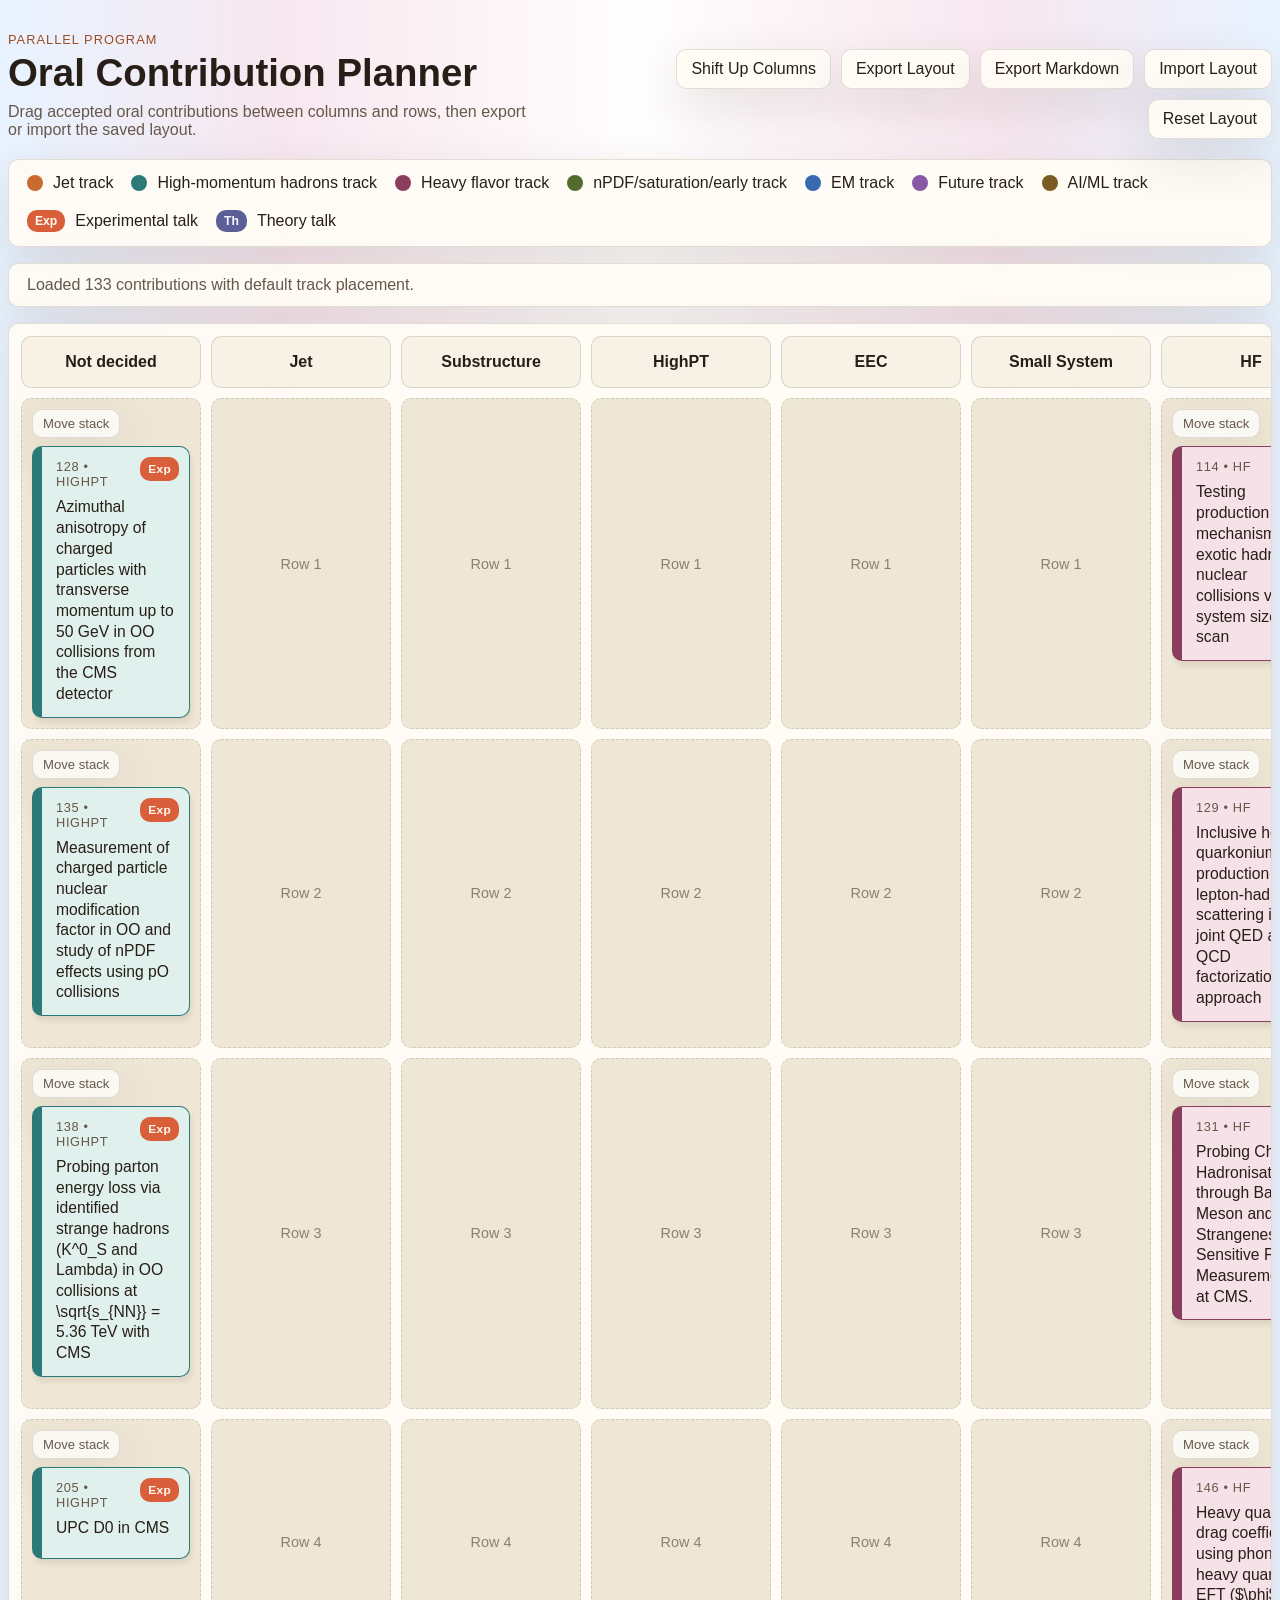
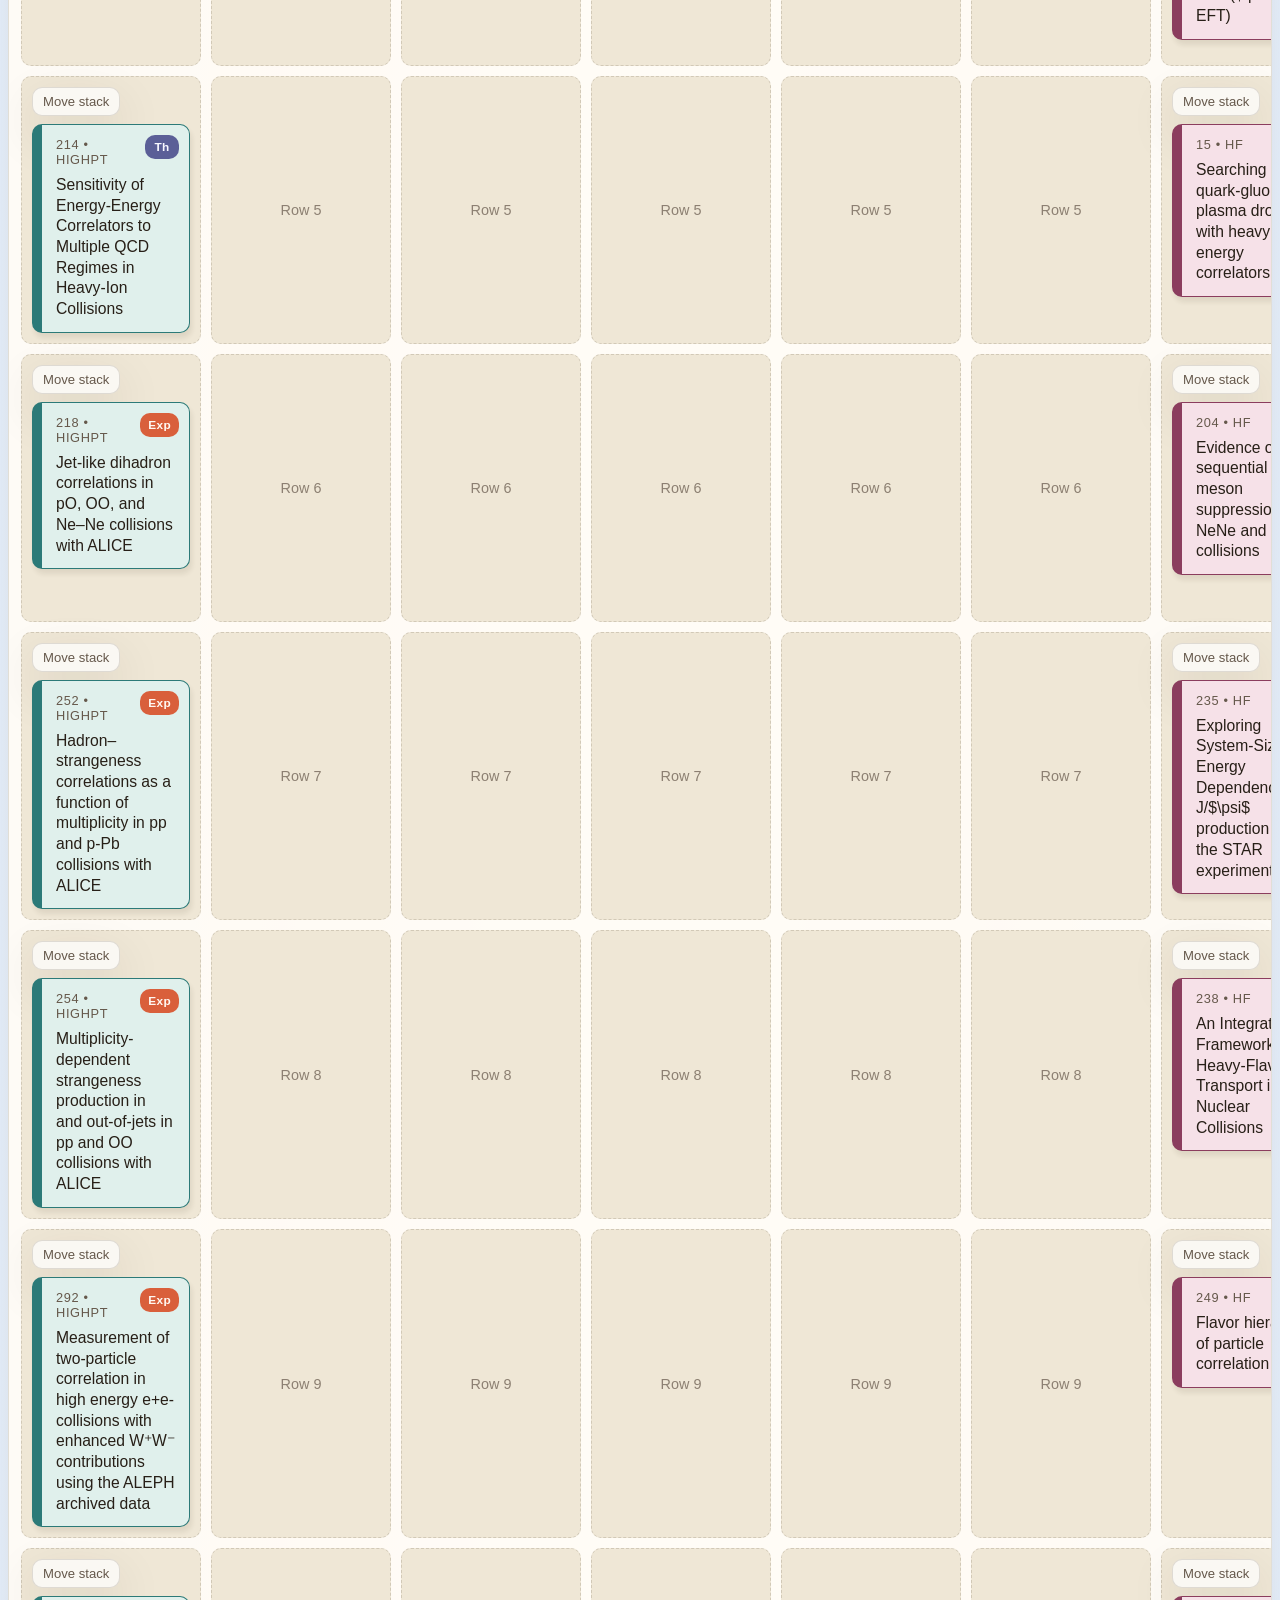
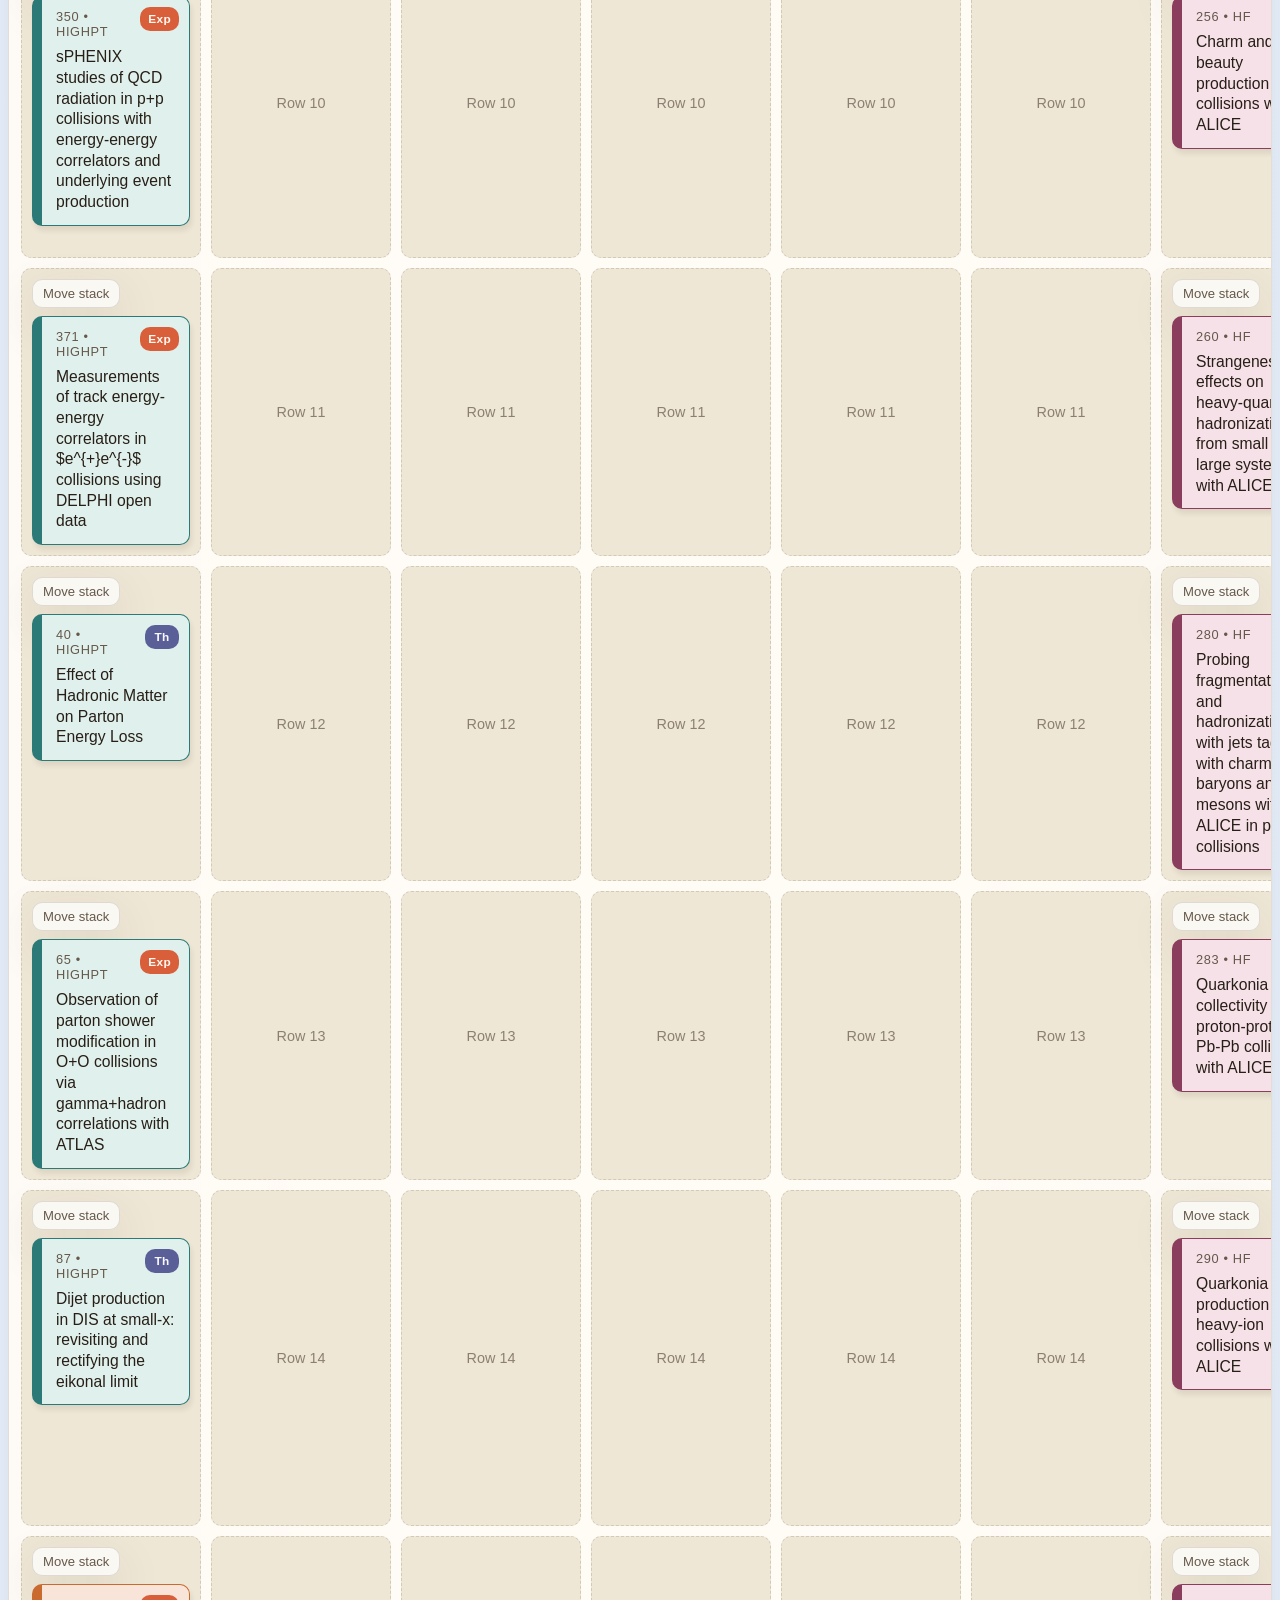
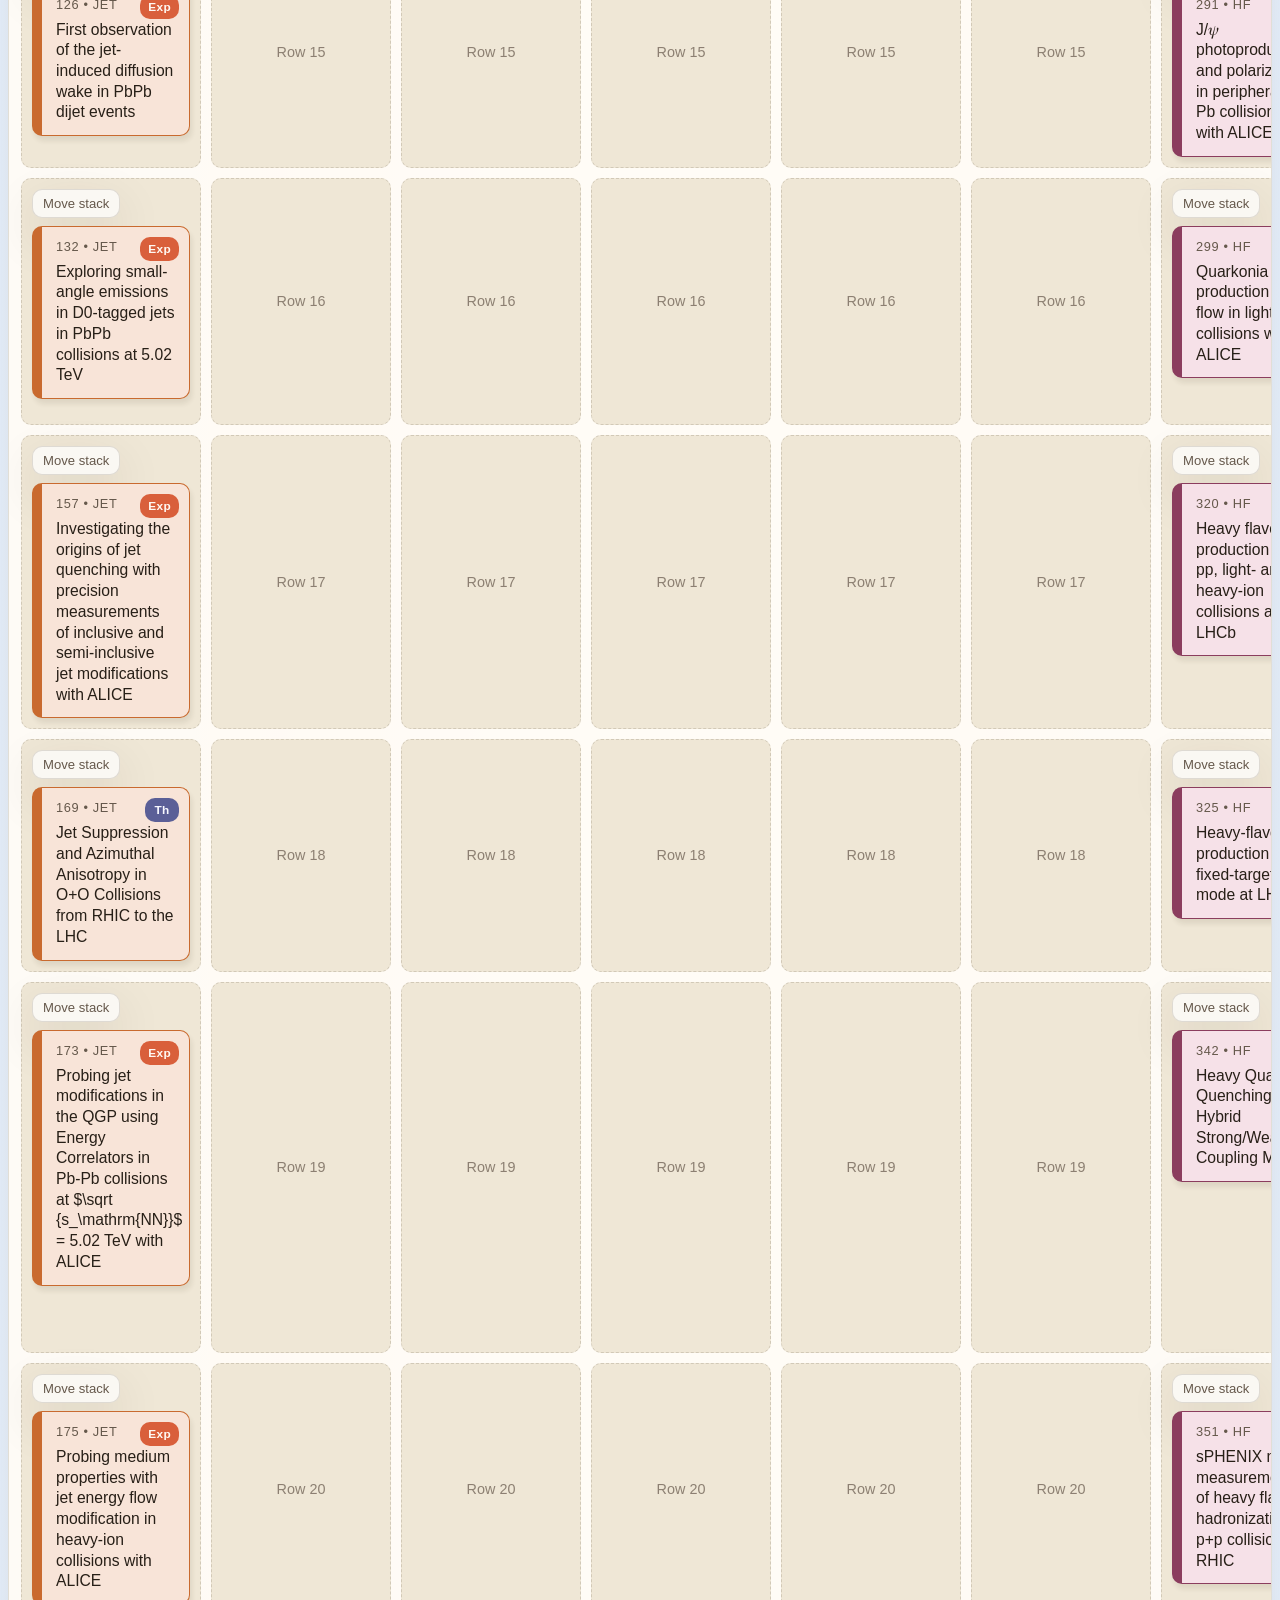
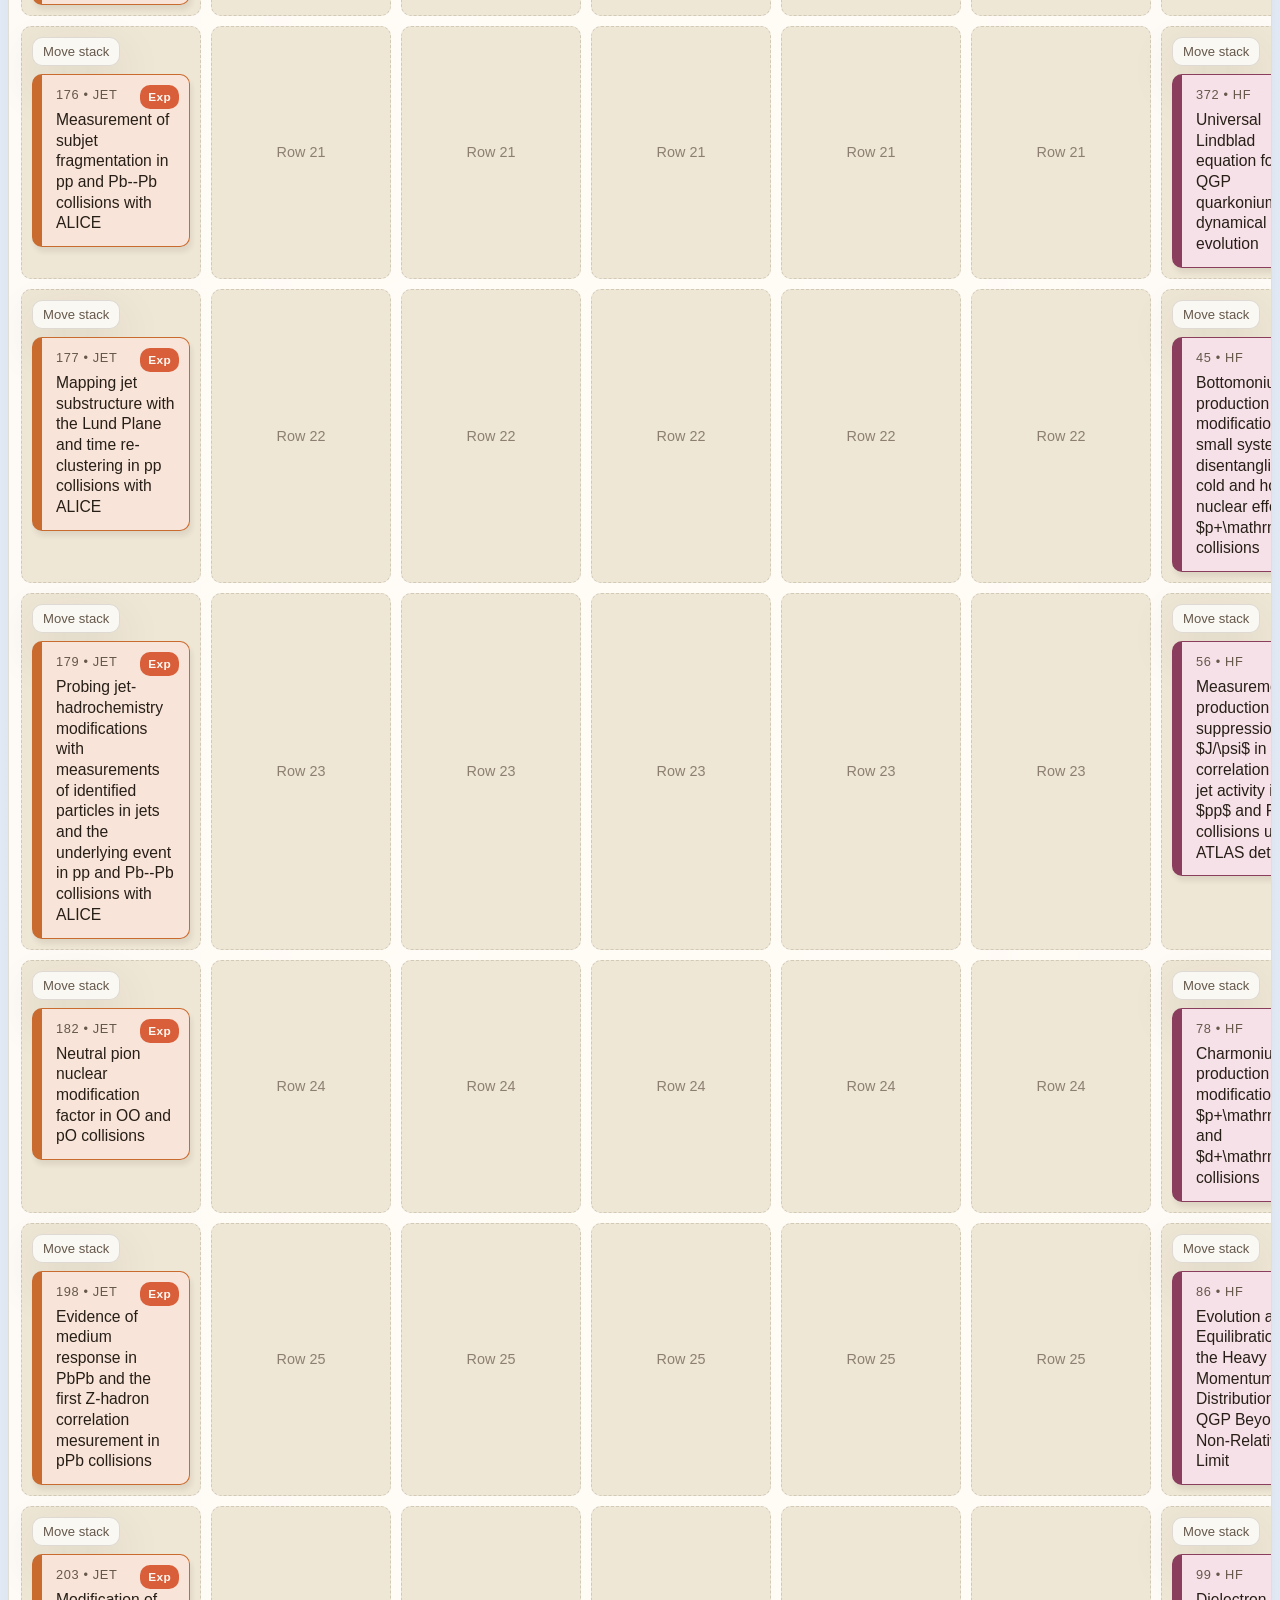
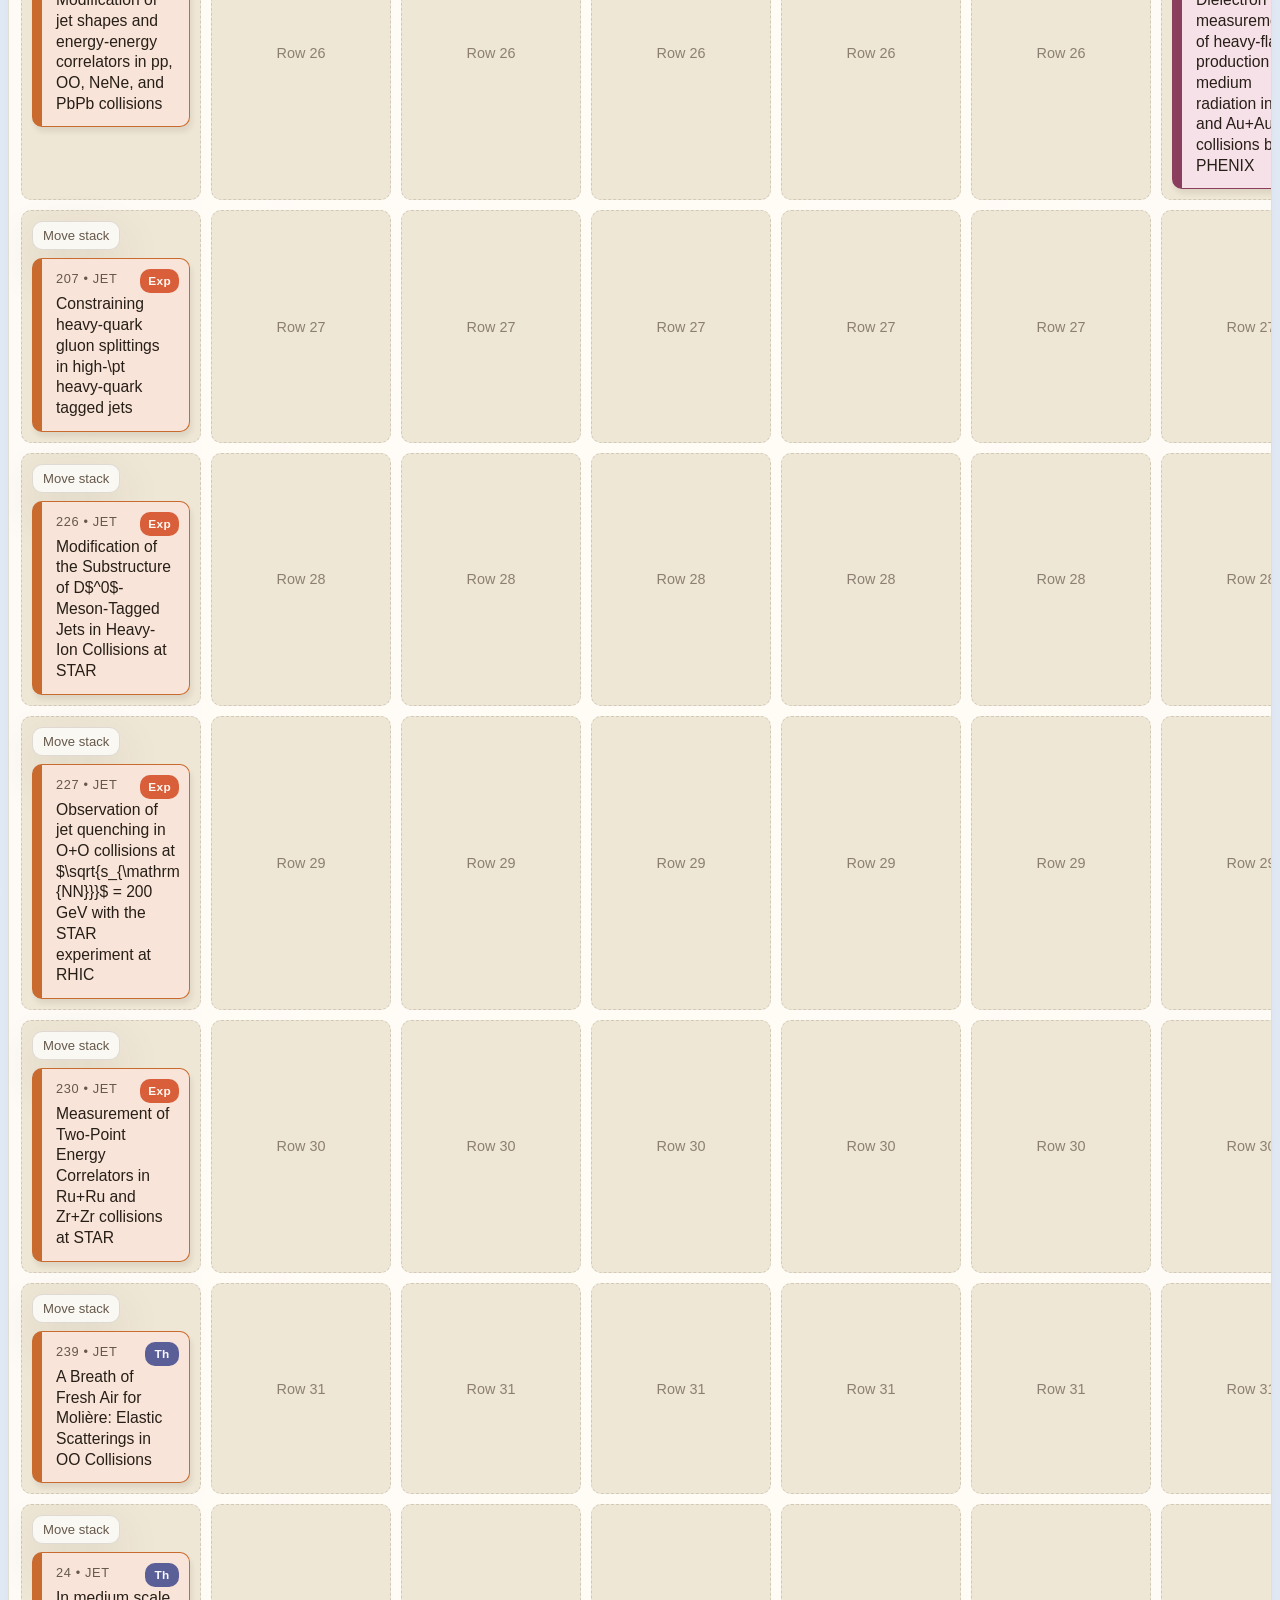
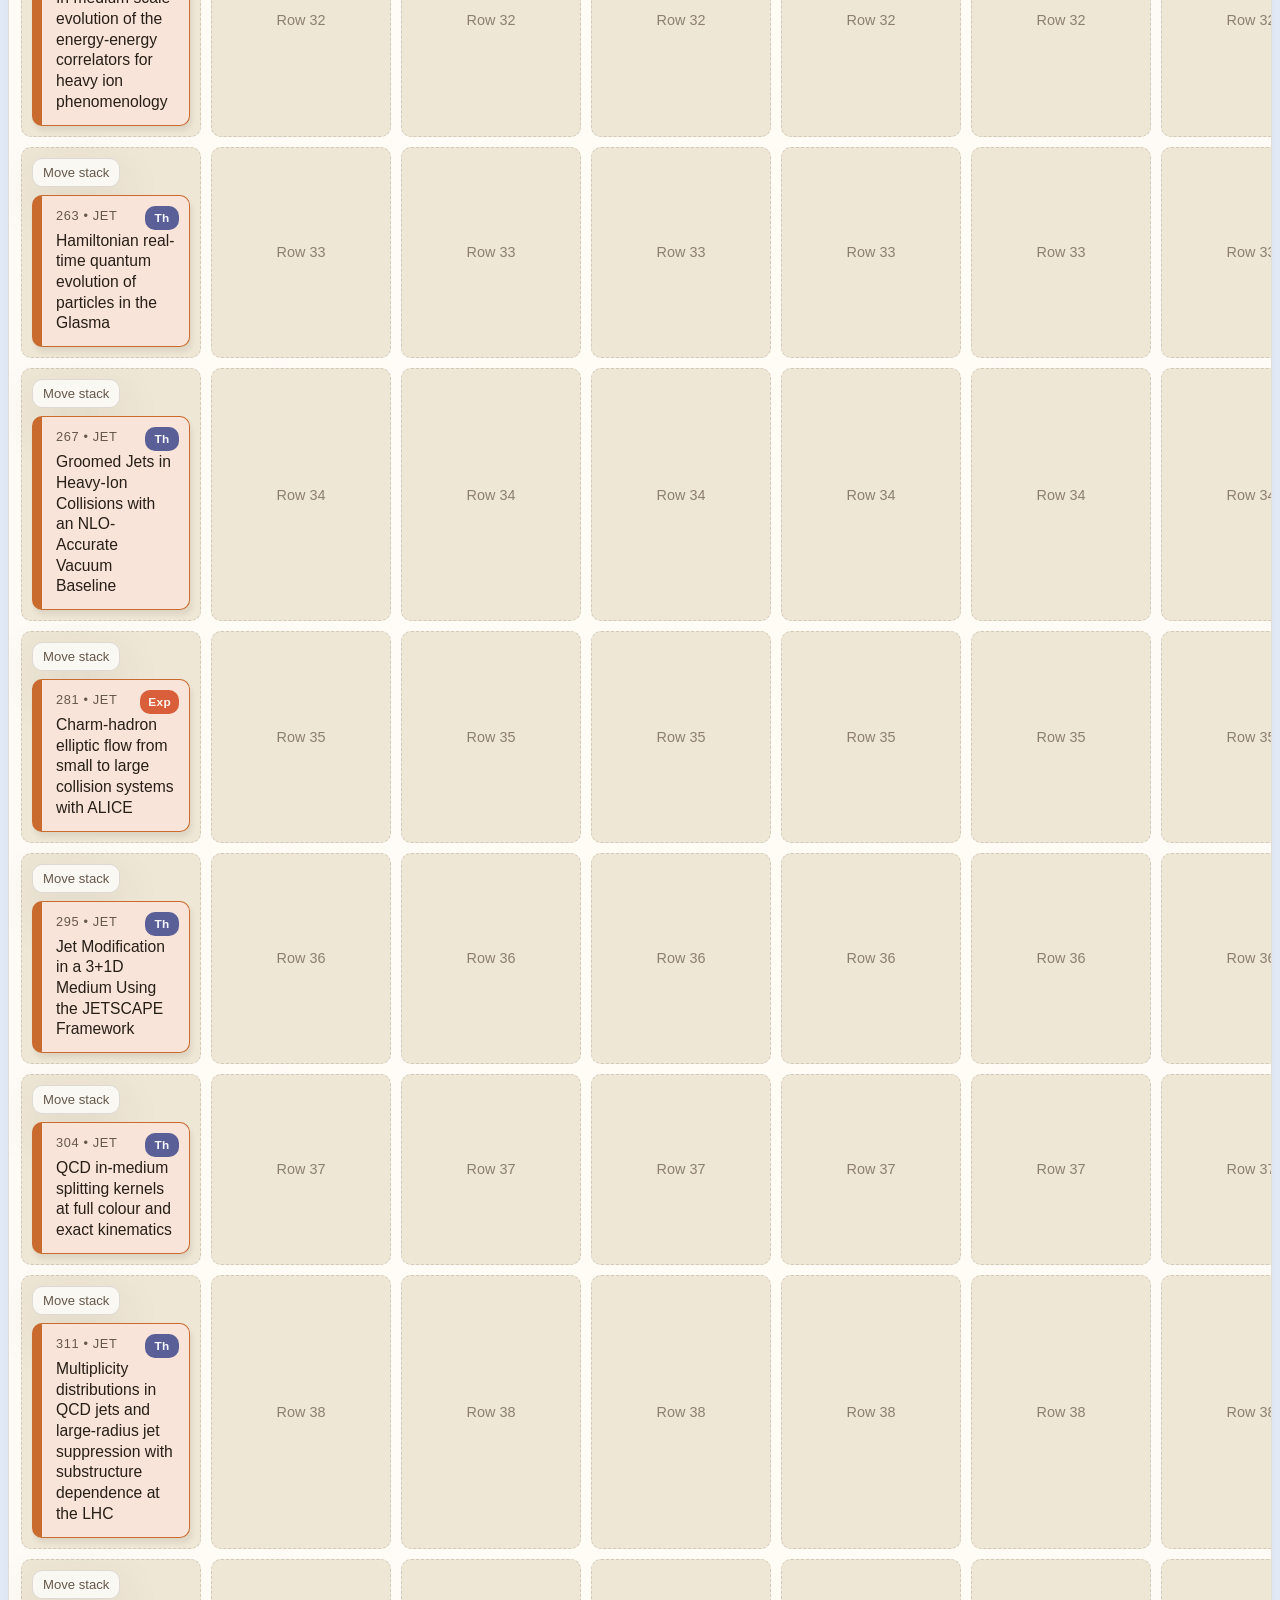
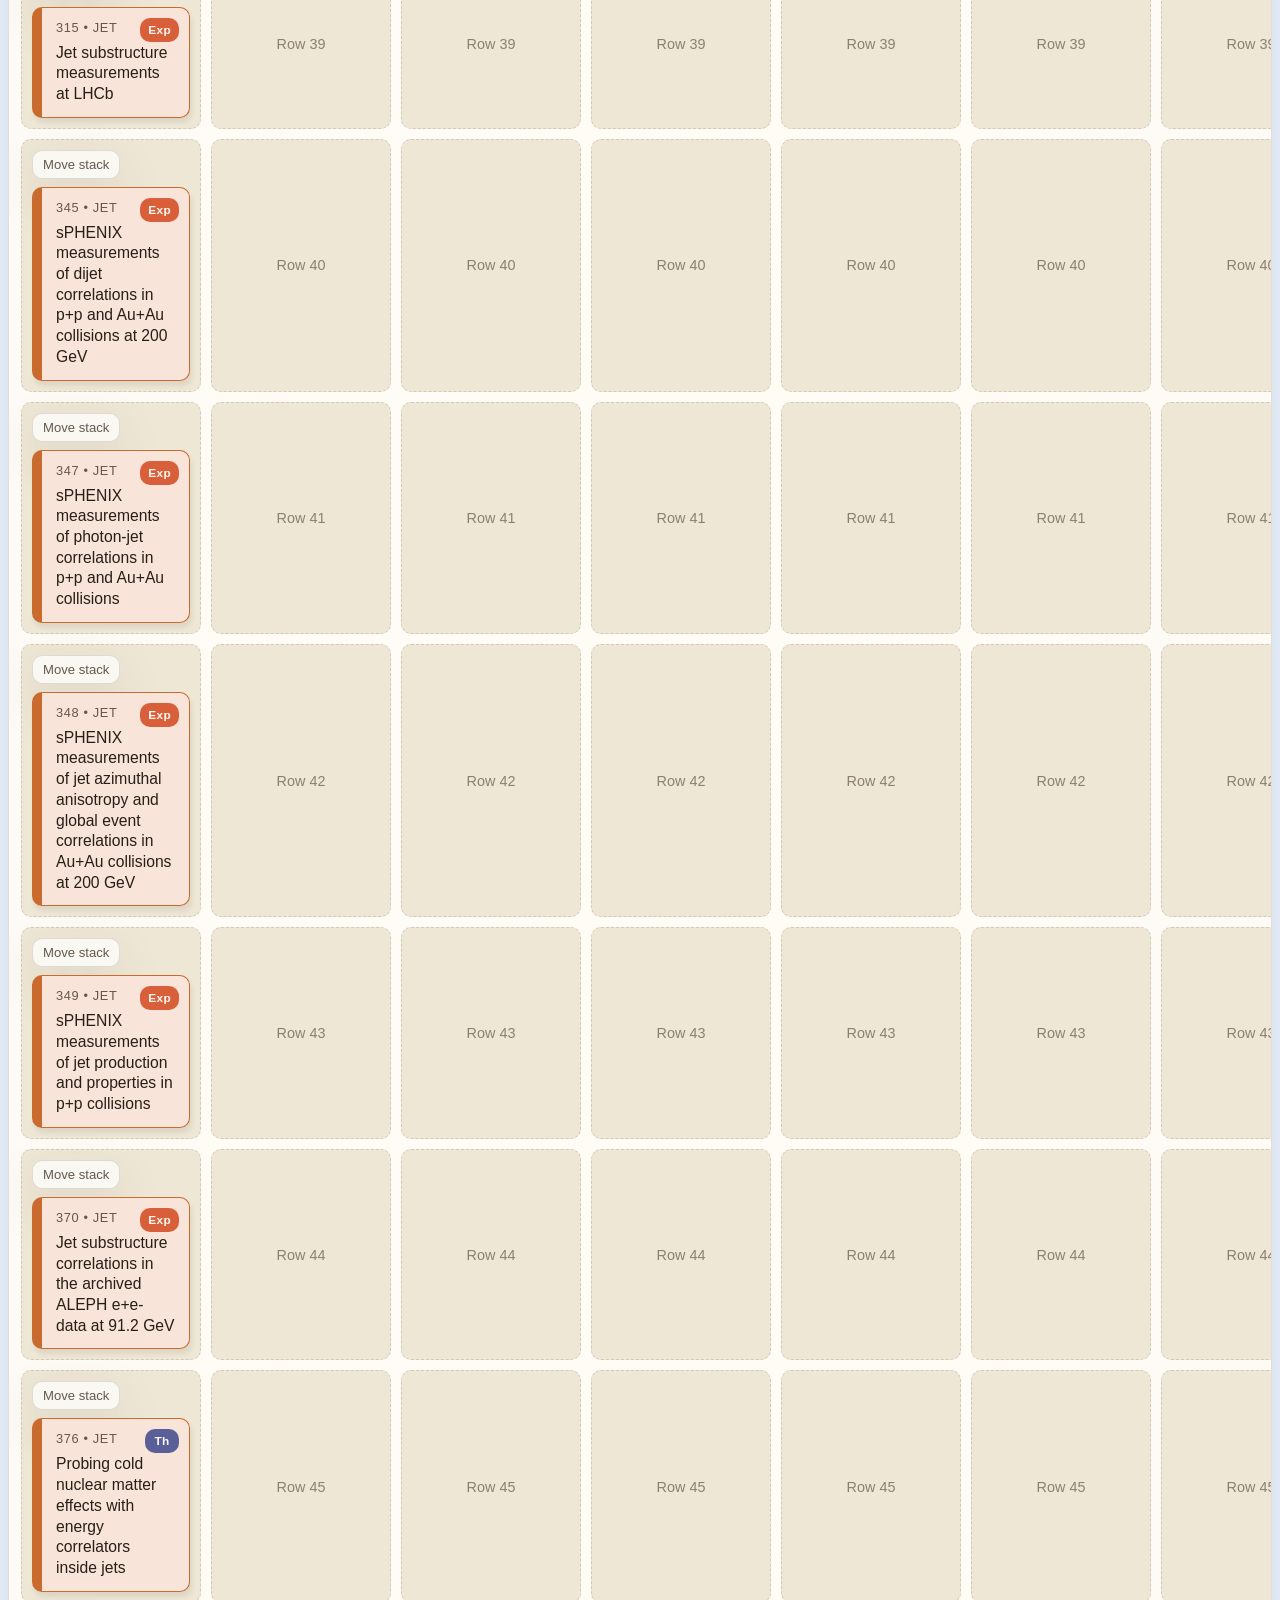
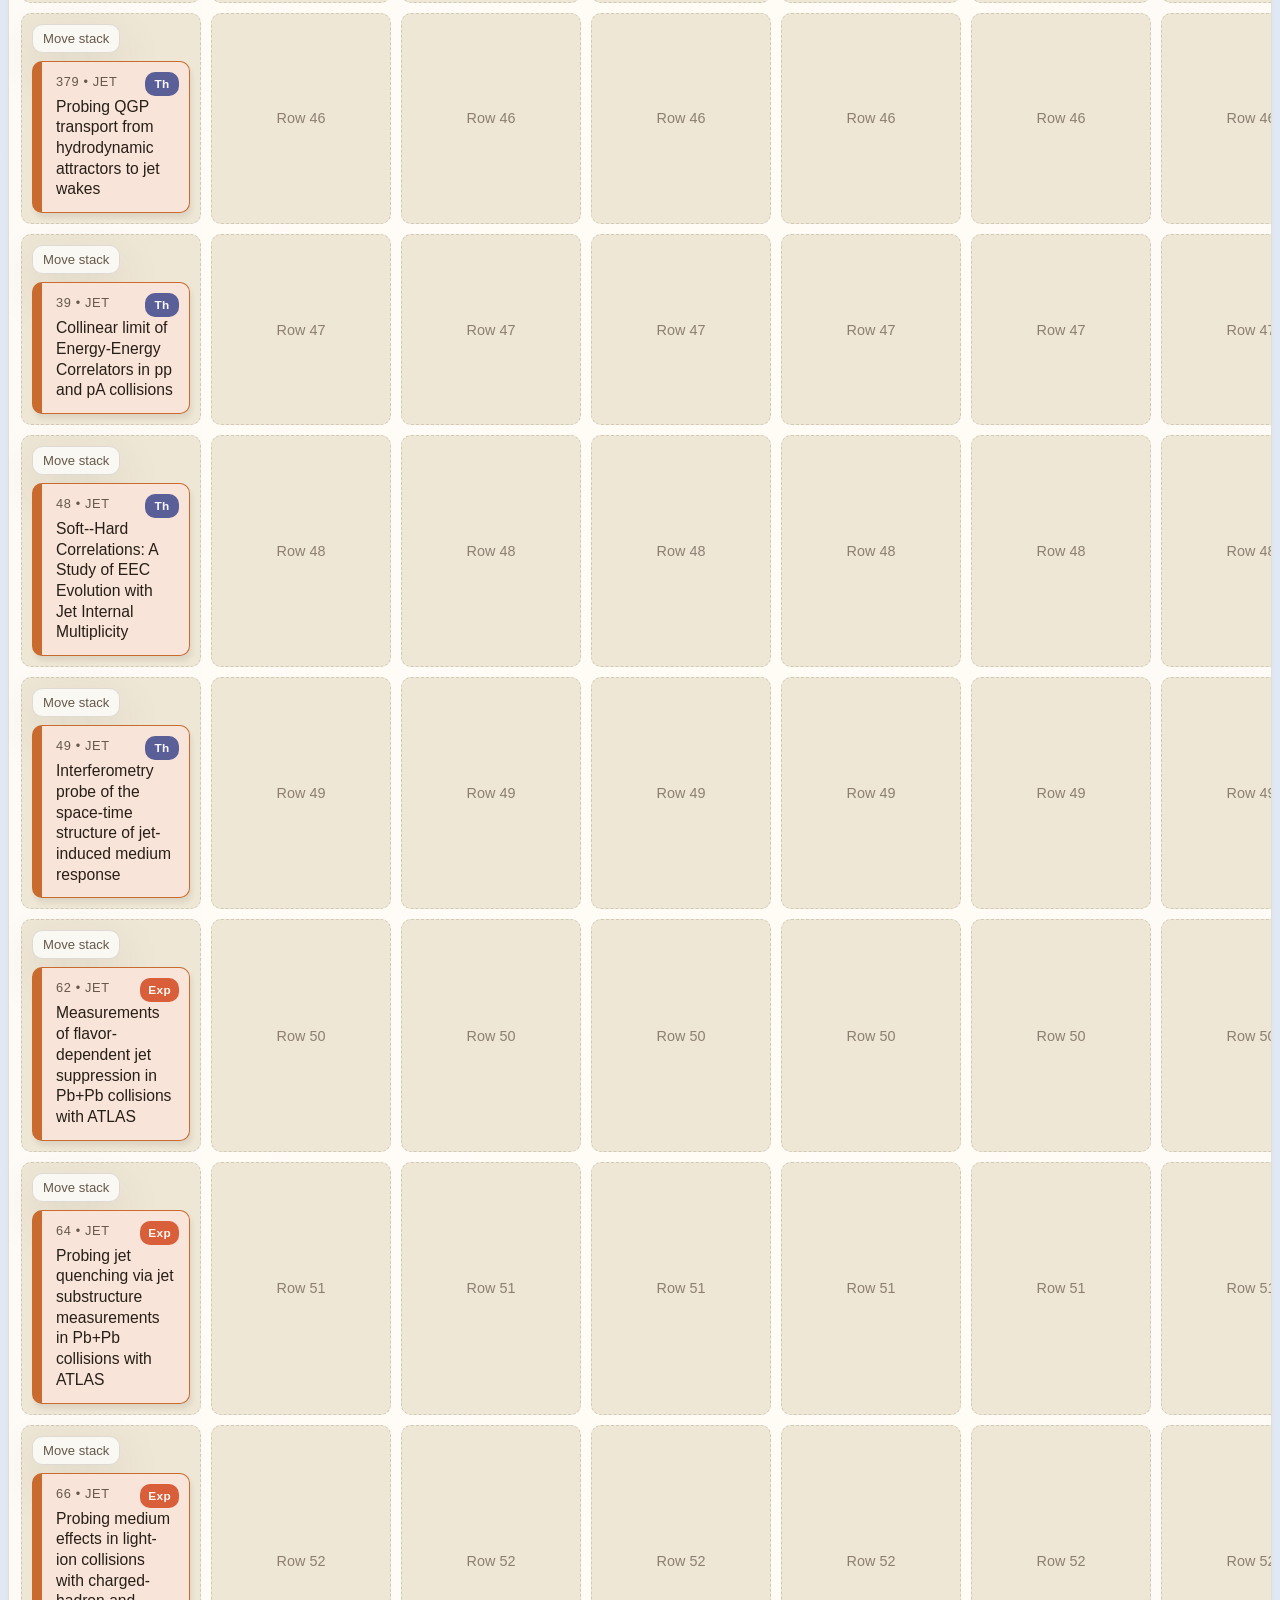
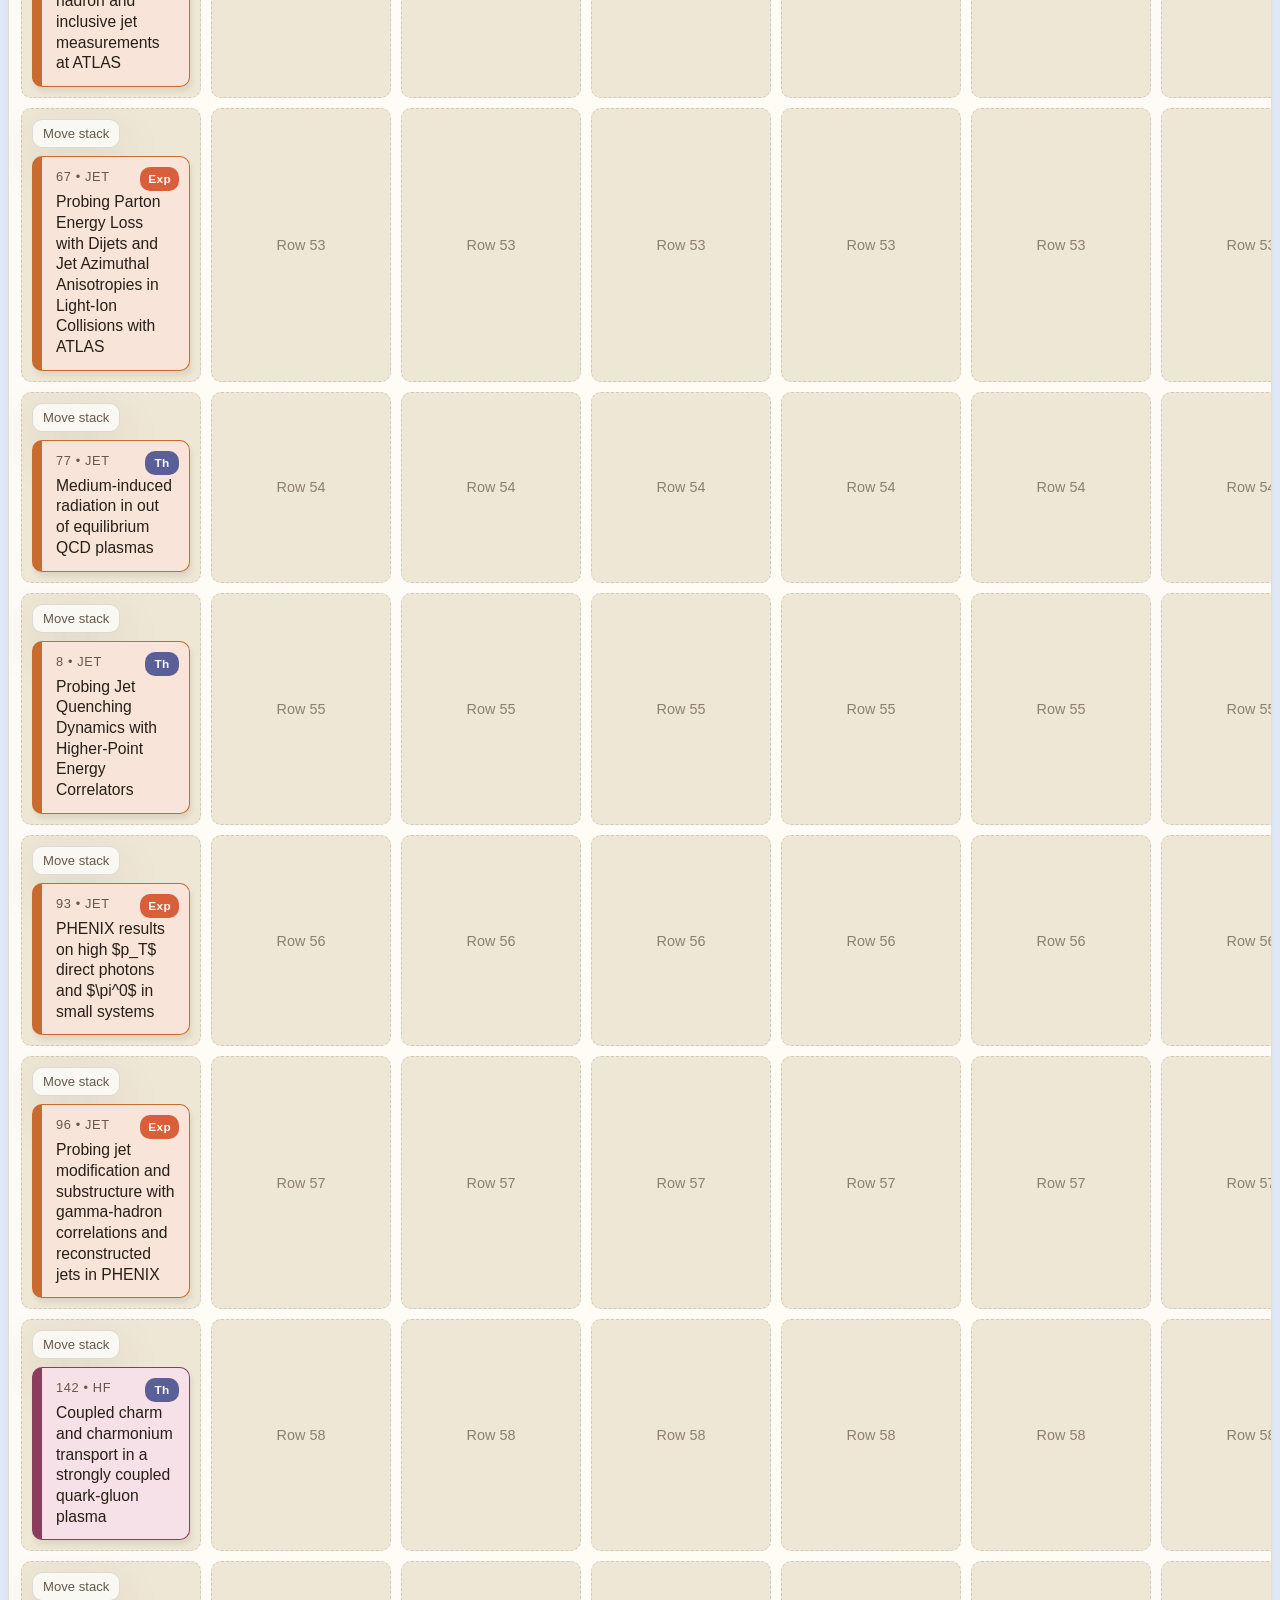
<file: docs/index.html>
<!doctype html>
<html lang="en">
  <head>
    <meta charset="utf-8">
    <meta name="viewport" content="width=device-width, initial-scale=1">
    <title>Parallel Program Planner</title>
    <link rel="stylesheet" href="style.css">
  </head>
  <body>
    <main class="page">
      <header class="hero">
        <div>
          <p class="eyebrow">Parallel Program</p>
          <h1>Oral Contribution Planner</h1>
          <p class="summary">
            Drag accepted oral contributions between columns and rows, then export or import the saved layout.
          </p>
        </div>
        <div class="actions">
          <button id="compact-button" type="button">Shift Up Columns</button>
          <button id="export-button" type="button">Export Layout</button>
          <button id="export-markdown-button" type="button">Export Markdown</button>
          <label class="import-button" for="import-input">Import Layout</label>
          <input id="import-input" type="file" accept="application/json">
          <button id="reset-button" type="button">Reset Layout</button>
        </div>
      </header>

      <section class="legend" aria-label="Track colors">
        <span class="legend-item"><span class="legend-chip jet"></span>Jet track</span>
        <span class="legend-item"><span class="legend-chip highpt"></span>High-momentum hadrons track</span>
        <span class="legend-item"><span class="legend-chip hf"></span>Heavy flavor track</span>
        <span class="legend-item"><span class="legend-chip npdf-saturation-early"></span>nPDF/saturation/early track</span>
        <span class="legend-item"><span class="legend-chip em"></span>EM track</span>
        <span class="legend-item"><span class="legend-chip future"></span>Future track</span>
        <span class="legend-item"><span class="legend-chip ai-ml"></span>AI/ML track</span>
        <span class="legend-item"><span class="legend-badge exp">Exp</span>Experimental talk</span>
        <span class="legend-item"><span class="legend-badge theory">Th</span>Theory talk</span>
      </section>

      <section class="status-bar">
        <p id="status-message">Loading contributions...</p>
      </section>

      <section class="grid-wrap">
        <div id="schedule-grid" class="schedule-grid" aria-live="polite"></div>
      </section>

      <footer class="page-footer">
        Oral contribution planner designed by Luna Chen powered by Codex, last update May 6, 2026
      </footer>
    </main>

    <template id="card-template">
      <article class="contribution-card" draggable="true">
        <div class="card-badge"></div>
        <div class="card-id"></div>
        <div class="card-title"></div>
      </article>
    </template>

    <script src="data.js"></script>
    <script src="app.js"></script>
  </body>
</html>
</file>
<file: docs/style.css>
:root {
  color-scheme: light;
  --page-bg: #f5f1e8;
  --panel-bg: rgba(255, 252, 246, 0.92);
  --panel-border: rgba(78, 66, 44, 0.16);
  --text-main: #271f17;
  --text-muted: #65584b;
  --accent: #9b4d24;
  --jet: #c96a2f;
  --jet-soft: #f8e4d8;
  --highpt: #2c7a78;
  --highpt-soft: #e0f0ec;
  --hf: #8b3d5e;
  --hf-soft: #f6e1e8;
  --npdf-saturation-early: #536b2d;
  --npdf-saturation-early-soft: #e8efd9;
  --em: #3769b3;
  --em-soft: #e4edfc;
  --future: #8758a6;
  --future-soft: #efe5f8;
  --ai-ml: #7a5b24;
  --ai-ml-soft: #f3ead3;
  --drop-zone: #efe7d6;
  --shadow: 0 18px 50px rgba(60, 43, 24, 0.12);
}

* {
  box-sizing: border-box;
}

body {
  margin: 0;
  min-height: 100vh;
  font-family: "Helvetica Neue", Arial, sans-serif;
  color: var(--text-main);
  background:
    linear-gradient(
      90deg,
      #e8f3ff 0%,
      #f8e7ef 22%,
      #fffefe 50%,
      #f8e7ef 78%,
      #e8f3ff 100%
    );
}

.page {
  width: 100%;
  margin: 0 auto;
  padding: 32px 8px 48px;
}

.hero {
  display: flex;
  justify-content: space-between;
  gap: 24px;
  align-items: end;
  margin-bottom: 20px;
}

.eyebrow {
  margin: 0 0 8px;
  text-transform: uppercase;
  letter-spacing: 0.08em;
  font-size: 0.8rem;
  color: var(--accent);
}

h1 {
  margin: 0;
  font-size: clamp(2rem, 3vw, 3.3rem);
  line-height: 0.95;
}

.summary {
  max-width: 60ch;
  margin: 12px 0 0;
  color: var(--text-muted);
}

.actions {
  display: flex;
  flex-wrap: wrap;
  gap: 10px;
  justify-content: flex-end;
}

button,
.import-button {
  border: 1px solid var(--panel-border);
  background: var(--panel-bg);
  color: var(--text-main);
  padding: 10px 14px;
  border-radius: 10px;
  font: inherit;
  cursor: pointer;
  box-shadow: var(--shadow);
}

button:hover,
.import-button:hover {
  border-color: rgba(78, 66, 44, 0.28);
}

#import-input {
  display: none;
}

.legend,
.status-bar,
.grid-wrap {
  background: var(--panel-bg);
  border: 1px solid var(--panel-border);
  border-radius: 10px;
  box-shadow: var(--shadow);
}

.legend {
  display: flex;
  flex-wrap: wrap;
  gap: 18px;
  padding: 14px 18px;
  margin-bottom: 16px;
}

.legend-item {
  display: inline-flex;
  align-items: center;
  gap: 10px;
}

.legend-chip {
  width: 16px;
  height: 16px;
  border-radius: 10px;
  display: inline-block;
}

.legend-badge {
  min-width: 28px;
  height: 22px;
  padding: 0 8px;
  border-radius: 10px;
  display: inline-flex;
  align-items: center;
  justify-content: center;
  font-size: 0.76rem;
  font-weight: 700;
}

.legend-chip.jet {
  background: var(--jet);
}

.legend-chip.highpt {
  background: var(--highpt);
}

.legend-chip.hf {
  background: var(--hf);
}

.legend-chip.npdf-saturation-early {
  background: var(--npdf-saturation-early);
}

.legend-chip.em {
  background: var(--em);
}

.legend-chip.future {
  background: var(--future);
}

.legend-chip.ai-ml {
  background: var(--ai-ml);
}

.legend-badge.exp {
  background: #d95f3b;
  color: #fff8f2;
}

.legend-badge.theory {
  background: #5b5f97;
  color: #f8f8ff;
}

.status-bar {
  padding: 12px 18px;
  margin-bottom: 16px;
}

.status-bar p {
  margin: 0;
  color: var(--text-muted);
}

.grid-wrap {
  padding: 12px;
  overflow-x: auto;
}

.page-footer {
  margin-top: 18px;
  padding: 12px 4px 0;
  color: var(--text-muted);
  font-size: 0.9rem;
  text-align: center;
}

.schedule-grid {
  display: grid;
  grid-template-columns: repeat(11, minmax(180px, 1fr));
  gap: 10px;
  min-width: 0;
}

.column-header,
.grid-cell {
  border-radius: 10px;
}

.column-header {
  padding: 16px 18px;
  background: #f7f1e6;
  border: 1px solid var(--panel-border);
  font-weight: 700;
  text-align: center;
  position: sticky;
  top: 0;
  z-index: 1;
}

.grid-cell {
  min-height: 112px;
  padding: 10px;
  background: var(--drop-zone);
  border: 1px dashed rgba(78, 66, 44, 0.18);
  transition: background 120ms ease, border-color 120ms ease, transform 120ms ease;
}

.grid-cell:not(.is-empty) {
  display: flex;
  flex-direction: column;
  gap: 8px;
}

.grid-cell.is-stack-target {
  background: #f4efe4;
  border-color: var(--accent);
  box-shadow: inset 0 0 0 2px rgba(155, 77, 36, 0.18);
}

.grid-cell.is-target {
  background: #fff4df;
  border-color: var(--accent);
  transform: translateY(-1px);
}

.grid-cell.is-empty {
  display: flex;
  align-items: center;
  justify-content: center;
}

.empty-label {
  color: rgba(101, 88, 75, 0.72);
  font-size: 0.9rem;
}

.stack-handle {
  align-self: flex-start;
  border: 1px solid rgba(78, 66, 44, 0.16);
  background: rgba(255, 255, 255, 0.7);
  color: var(--text-muted);
  padding: 6px 10px;
  border-radius: 10px;
  font: inherit;
  font-size: 0.82rem;
  cursor: grab;
}

.stack-handle:active {
  cursor: grabbing;
}

.contribution-card {
  position: relative;
  width: 100%;
  min-height: 92px;
  border: 1px solid rgba(39, 31, 23, 0.16);
  border-left-width: 10px;
  border-radius: 10px;
  background: #fffdfa;
  padding: 12px 14px;
  box-shadow: 2px 5px 5px rgba(60, 43, 24, 0.09);
  cursor: grab;
}

.card-badge {
  position: absolute;
  top: 10px;
  right: 10px;
  min-width: 34px;
  height: 24px;
  padding: 0 8px;
  border-radius: 10px;
  display: inline-flex;
  align-items: center;
  justify-content: center;
  font-size: 0.74rem;
  font-weight: 700;
  letter-spacing: 0.03em;
}

.card-badge.experimental {
  background: #d95f3b;
  color: #fff8f2;
}

.card-badge.theory {
  background: #5b5f97;
  color: #f8f8ff;
}

.contribution-card:active {
  cursor: grabbing;
}

.contribution-card.is-drop-before {
  box-shadow:
    2px 5px 5px rgba(60, 43, 24, 0.09),
    0 -4px 0 0 var(--accent);
}

.contribution-card.is-drop-after {
  box-shadow:
    2px 5px 5px rgba(60, 43, 24, 0.09),
    0 4px 0 0 var(--accent);
}

.contribution-card.jet {
  border-color: var(--jet);
  border-left-color: var(--jet);
  background: var(--jet-soft);
}

.contribution-card.highpt {
  border-color: var(--highpt);
  border-left-color: var(--highpt);
  background: var(--highpt-soft);
}

.contribution-card.hf {
  border-color: var(--hf);
  border-left-color: var(--hf);
  background: var(--hf-soft);
}

.contribution-card.npdf-saturation-early {
  border-color: var(--npdf-saturation-early);
  border-left-color: var(--npdf-saturation-early);
  background: var(--npdf-saturation-early-soft);
}

.contribution-card.em {
  border-color: var(--em);
  border-left-color: var(--em);
  background: var(--em-soft);
}

.contribution-card.future {
  border-color: var(--future);
  border-left-color: var(--future);
  background: var(--future-soft);
}

.contribution-card.ai-ml {
  border-color: var(--ai-ml);
  border-left-color: var(--ai-ml);
  background: var(--ai-ml-soft);
}

.card-id {
  font-size: 0.8rem;
  letter-spacing: 0.05em;
  text-transform: uppercase;
  color: var(--text-muted);
  margin-bottom: 8px;
  padding-right: 48px;
}

.card-title {
  font-size: 0.98rem;
  line-height: 1.32;
}

@media (max-width: 860px) {
  .page {
    width: calc(100% - 20px);
    padding-top: 20px;
  }

  .hero {
    flex-direction: column;
    align-items: stretch;
  }

  .actions {
    justify-content: flex-start;
  }
}
</file>
